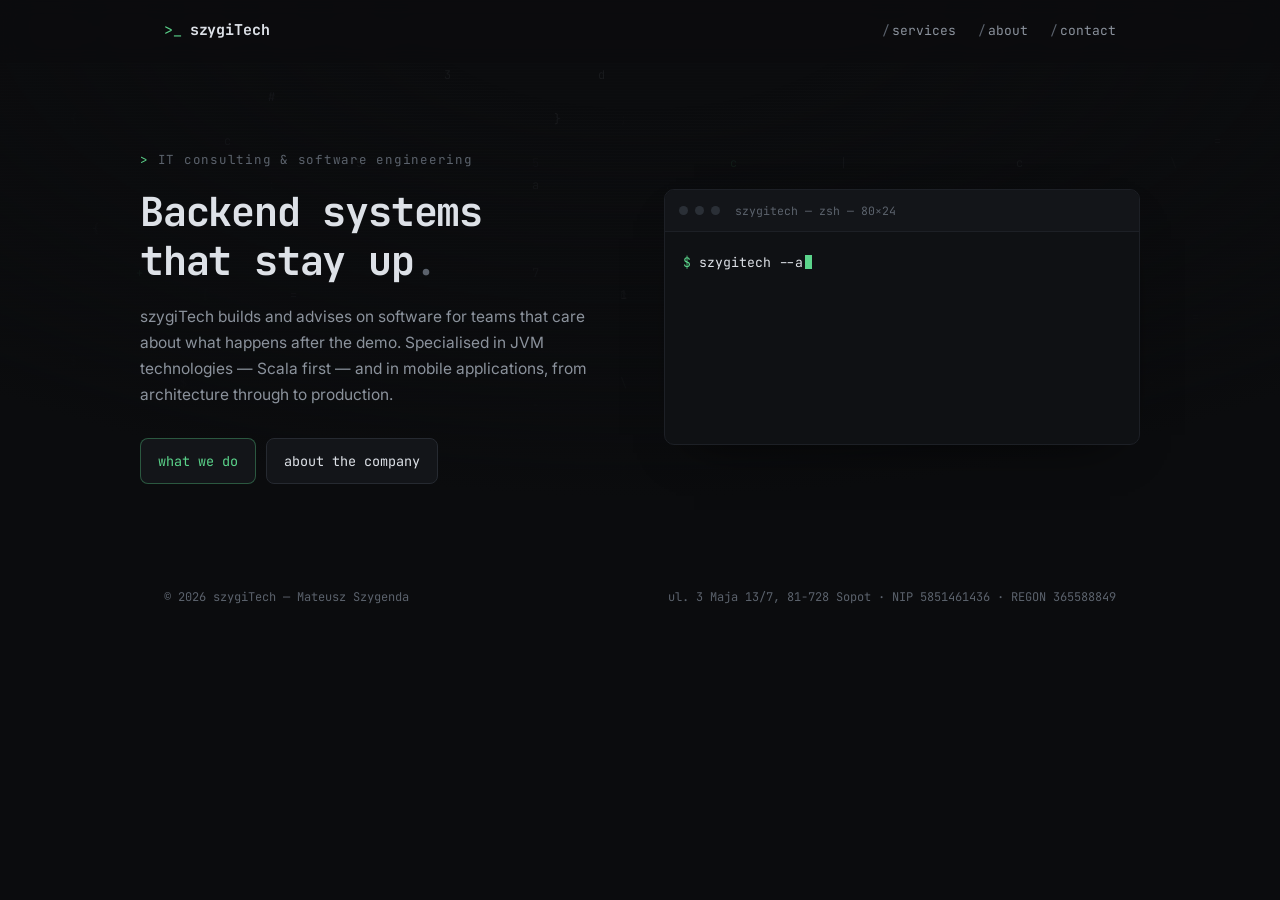
<file: index.html>
<!DOCTYPE html>
<html lang="en">
<head>
<meta charset="utf-8">
<meta name="viewport" content="width=device-width, initial-scale=1">
<title>szygiTech — IT consulting &amp; software engineering</title>
<meta name="description" content="szygiTech — IT consulting and custom software development. Specialised in JVM technologies, Scala, distributed systems and mobile applications.">
<meta name="theme-color" content="#0b0c0e">
<link rel="canonical" href="https://szygitech.eu/">
<meta property="og:type" content="website">
<meta property="og:title" content="szygiTech — IT consulting &amp; software engineering">
<meta property="og:description" content="szygiTech — IT consulting and custom software development. Specialised in JVM technologies, Scala, distributed systems and mobile applications.">
<meta property="og:url" content="https://szygitech.eu/">
<link rel="icon" href="data:image/svg+xml,<svg xmlns='http://www.w3.org/2000/svg' viewBox='0 0 100 100'><rect width='100' height='100' rx='20' fill='%230b0c0e'/><text x='24' y='68' font-size='46' font-family='monospace' font-weight='700' fill='%235bd48b'>&gt;_</text></svg>">
<link rel="preconnect" href="https://fonts.googleapis.com">
<link rel="preconnect" href="https://fonts.gstatic.com" crossorigin>
<link href="https://fonts.googleapis.com/css2?family=Inter:wght@400;500;600&family=JetBrains+Mono:wght@400;500;700&display=swap" rel="stylesheet">
<link rel="stylesheet" href="assets/style.css">
</head>
<body>

<canvas id="glyphs" aria-hidden="true"></canvas>
<div class="scan" aria-hidden="true"></div>
<div class="fade" aria-hidden="true"></div>

<header id="hdr">
  <div class="wrap bar">
    <a class="logo" href="index.html"><i>&gt;_</i>szygiTech</a>
    <nav>
      <a href="services/index.html">services</a>
      <a href="about/index.html">about</a>
      <a href="contact/index.html">contact</a>
    </nav>
  </div>
</header>

<main id="top">

  <section class="hero wrap">
    <div>
      <p class="kicker"><b>&gt;</b> IT consulting &amp; software engineering</p>
      <h1>Backend systems<br>that stay up<span class="m">.</span></h1>
      <p class="lead">
        szygiTech builds and advises on software for teams that care about what happens
        after the demo. Specialised in JVM technologies — Scala first — and in mobile
        applications, from architecture through to production.
      </p>
      <div class="cta">
        <a class="btn key" href="services/index.html">what we do</a>
        <a class="btn" href="about/index.html">about the company</a>
      </div>
    </div>

    <div class="term" aria-hidden="true">
      <div class="tb"><i></i><i></i><i></i><span>szygitech — zsh — 80×24</span></div>
      <div class="body" id="tbody"></div>
    </div>
  </section>

</main>

<footer>
  <div class="wrap foot">
    <p>© <span id="yr">2026</span> szygiTech — Mateusz Szygenda</p>
    <p>ul. 3 Maja 13/7, 81-728 Sopot · NIP 5851461436 · REGON 365588849</p>
  </div>
</footer>

<script src="assets/app.js"></script>
</body>
</html>
</file>
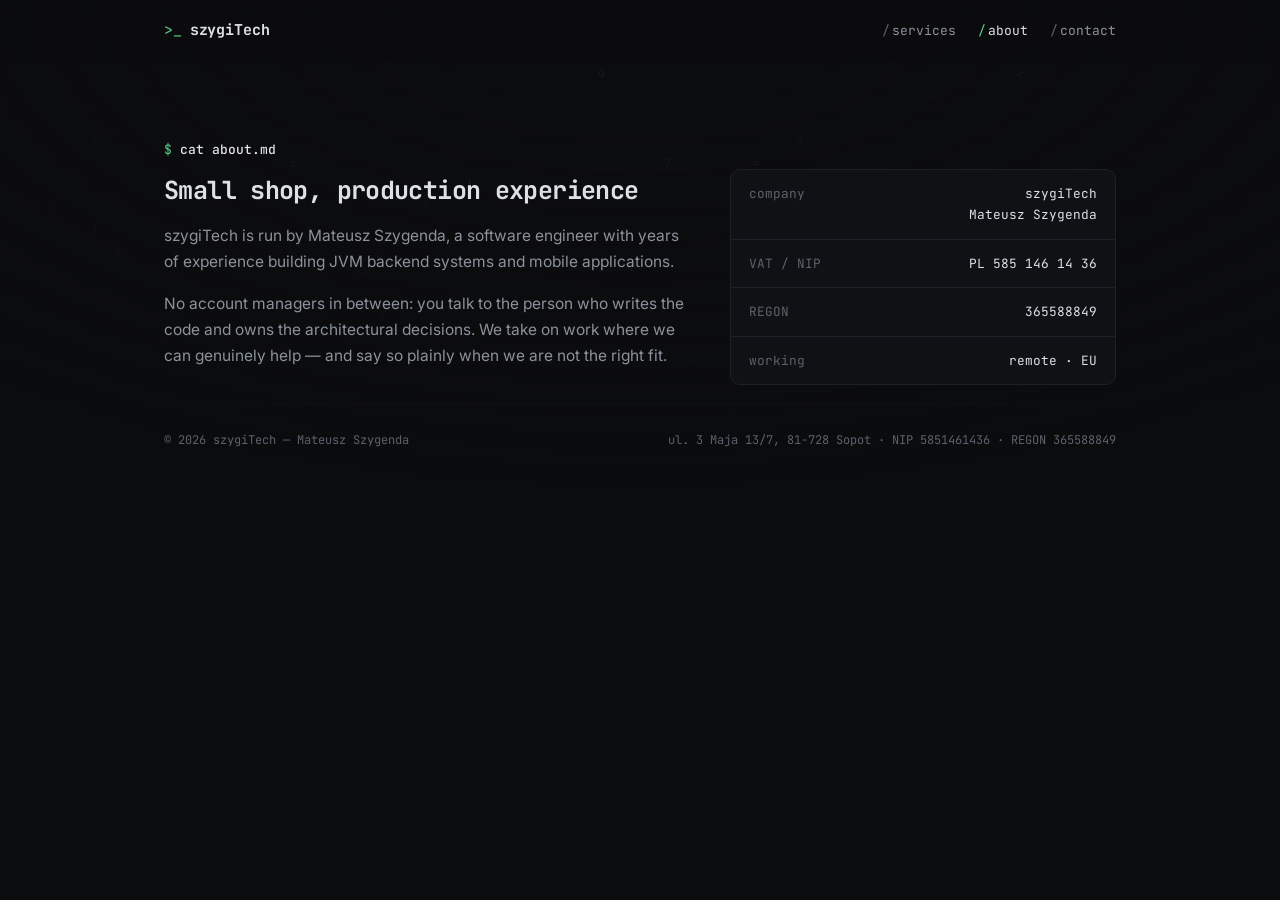
<file: about/index.html>
<!DOCTYPE html>
<html lang="en">
<head>
<meta charset="utf-8">
<meta name="viewport" content="width=device-width, initial-scale=1">
<title>About — szygiTech</title>
<meta name="description" content="szygiTech is run by Mateusz Szygenda — JVM backend and mobile engineering, based in Sopot, Poland.">
<meta name="theme-color" content="#0b0c0e">
<link rel="canonical" href="https://szygitech.eu/about/">
<meta property="og:type" content="website">
<meta property="og:title" content="About — szygiTech">
<meta property="og:description" content="szygiTech is run by Mateusz Szygenda — JVM backend and mobile engineering, based in Sopot, Poland.">
<meta property="og:url" content="https://szygitech.eu/about/">
<link rel="icon" href="data:image/svg+xml,<svg xmlns='http://www.w3.org/2000/svg' viewBox='0 0 100 100'><rect width='100' height='100' rx='20' fill='%230b0c0e'/><text x='24' y='68' font-size='46' font-family='monospace' font-weight='700' fill='%235bd48b'>&gt;_</text></svg>">
<link rel="preconnect" href="https://fonts.googleapis.com">
<link rel="preconnect" href="https://fonts.gstatic.com" crossorigin>
<link href="https://fonts.googleapis.com/css2?family=Inter:wght@400;500;600&family=JetBrains+Mono:wght@400;500;700&display=swap" rel="stylesheet">
<link rel="stylesheet" href="../assets/style.css">
</head>
<body>

<canvas id="glyphs" aria-hidden="true"></canvas>
<div class="scan" aria-hidden="true"></div>
<div class="fade" aria-hidden="true"></div>

<header id="hdr">
  <div class="wrap bar">
    <a class="logo" href="../index.html"><i>&gt;_</i>szygiTech</a>
    <nav>
      <a href="../services/index.html">services</a>
      <a href="../about/index.html" aria-current="page">about</a>
      <a href="../contact/index.html">contact</a>
    </nav>
  </div>
</header>

<main id="top">

  <section class="wrap page reveal">
    <p class="shead"><b>$</b><span>cat about.md</span></p>
    <div class="split">
      <div>
        <h2>Small shop, production experience</h2>
        <p class="sub" style="margin-bottom:16px">
          szygiTech is run by Mateusz Szygenda, a software engineer with years of experience
          building JVM backend systems and mobile applications.
        </p>
        <p class="sub">
          No account managers in between: you talk to the person who writes the code and owns
          the architectural decisions. We take on work where we can genuinely help — and say so
          plainly when we are not the right fit.
        </p>
      </div>
      <div class="meta">
        <div><i>company</i><b>szygiTech<br>Mateusz Szygenda</b></div>
        <div><i>VAT / NIP</i><b>PL 585 146 14 36</b></div>
        <div><i>REGON</i><b>365588849</b></div>
        <div><i>working</i><b>remote · EU</b></div>
      </div>
    </div>
  </section>

</main>

<footer>
  <div class="wrap foot">
    <p>© <span id="yr">2026</span> szygiTech — Mateusz Szygenda</p>
    <p>ul. 3 Maja 13/7, 81-728 Sopot · NIP 5851461436 · REGON 365588849</p>
  </div>
</footer>

<script src="../assets/app.js"></script>
</body>
</html>
</file>
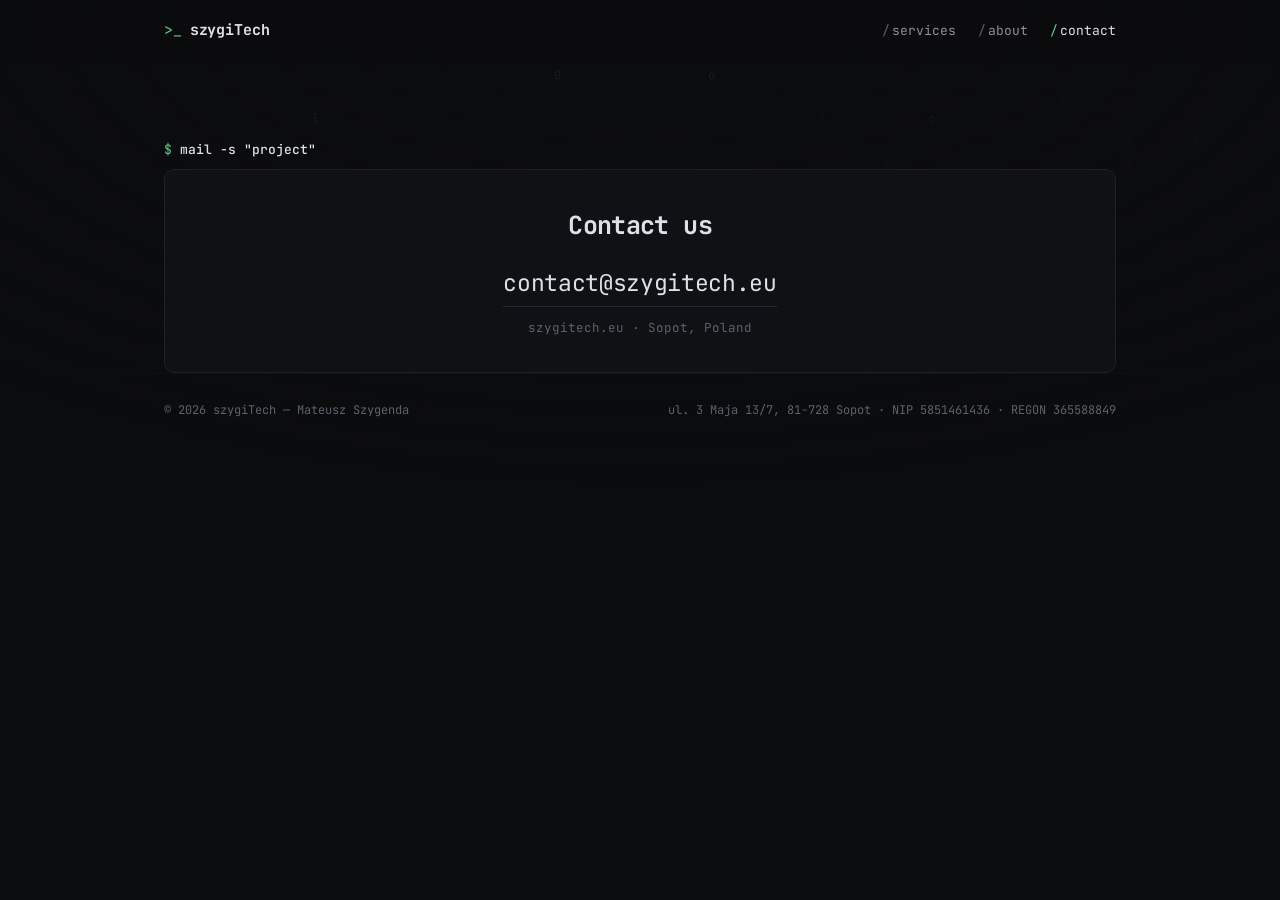
<file: contact/index.html>
<!DOCTYPE html>
<html lang="en">
<head>
<meta charset="utf-8">
<meta name="viewport" content="width=device-width, initial-scale=1">
<title>Contact — szygiTech</title>
<meta name="description" content="Get in touch with szygiTech — contact@szygitech.eu, Sopot, Poland.">
<meta name="theme-color" content="#0b0c0e">
<link rel="canonical" href="https://szygitech.eu/contact/">
<meta property="og:type" content="website">
<meta property="og:title" content="Contact — szygiTech">
<meta property="og:description" content="Get in touch with szygiTech — contact@szygitech.eu, Sopot, Poland.">
<meta property="og:url" content="https://szygitech.eu/contact/">
<link rel="icon" href="data:image/svg+xml,<svg xmlns='http://www.w3.org/2000/svg' viewBox='0 0 100 100'><rect width='100' height='100' rx='20' fill='%230b0c0e'/><text x='24' y='68' font-size='46' font-family='monospace' font-weight='700' fill='%235bd48b'>&gt;_</text></svg>">
<link rel="preconnect" href="https://fonts.googleapis.com">
<link rel="preconnect" href="https://fonts.gstatic.com" crossorigin>
<link href="https://fonts.googleapis.com/css2?family=Inter:wght@400;500;600&family=JetBrains+Mono:wght@400;500;700&display=swap" rel="stylesheet">
<link rel="stylesheet" href="../assets/style.css">
</head>
<body>

<canvas id="glyphs" aria-hidden="true"></canvas>
<div class="scan" aria-hidden="true"></div>
<div class="fade" aria-hidden="true"></div>

<header id="hdr">
  <div class="wrap bar">
    <a class="logo" href="../index.html"><i>&gt;_</i>szygiTech</a>
    <nav>
      <a href="../services/index.html">services</a>
      <a href="../about/index.html">about</a>
      <a href="../contact/index.html" aria-current="page">contact</a>
    </nav>
  </div>
</header>

<main id="top">
  <section class="wrap page contact reveal">
    <p class="shead"><b>$</b><span>mail -s "project"</span></p>
    <div class="box">
      <h2 style="margin-bottom:14px">Contact us</h2>
      <a class="mail" href="mailto:contact@szygitech.eu">contact@szygitech.eu</a>
      <p class="note">szygitech.eu · Sopot, Poland</p>
    </div>
  </section>

</main>

<footer>
  <div class="wrap foot">
    <p>© <span id="yr">2026</span> szygiTech — Mateusz Szygenda</p>
    <p>ul. 3 Maja 13/7, 81-728 Sopot · NIP 5851461436 · REGON 365588849</p>
  </div>
</footer>

<script src="../assets/app.js"></script>
</body>
</html>
</file>
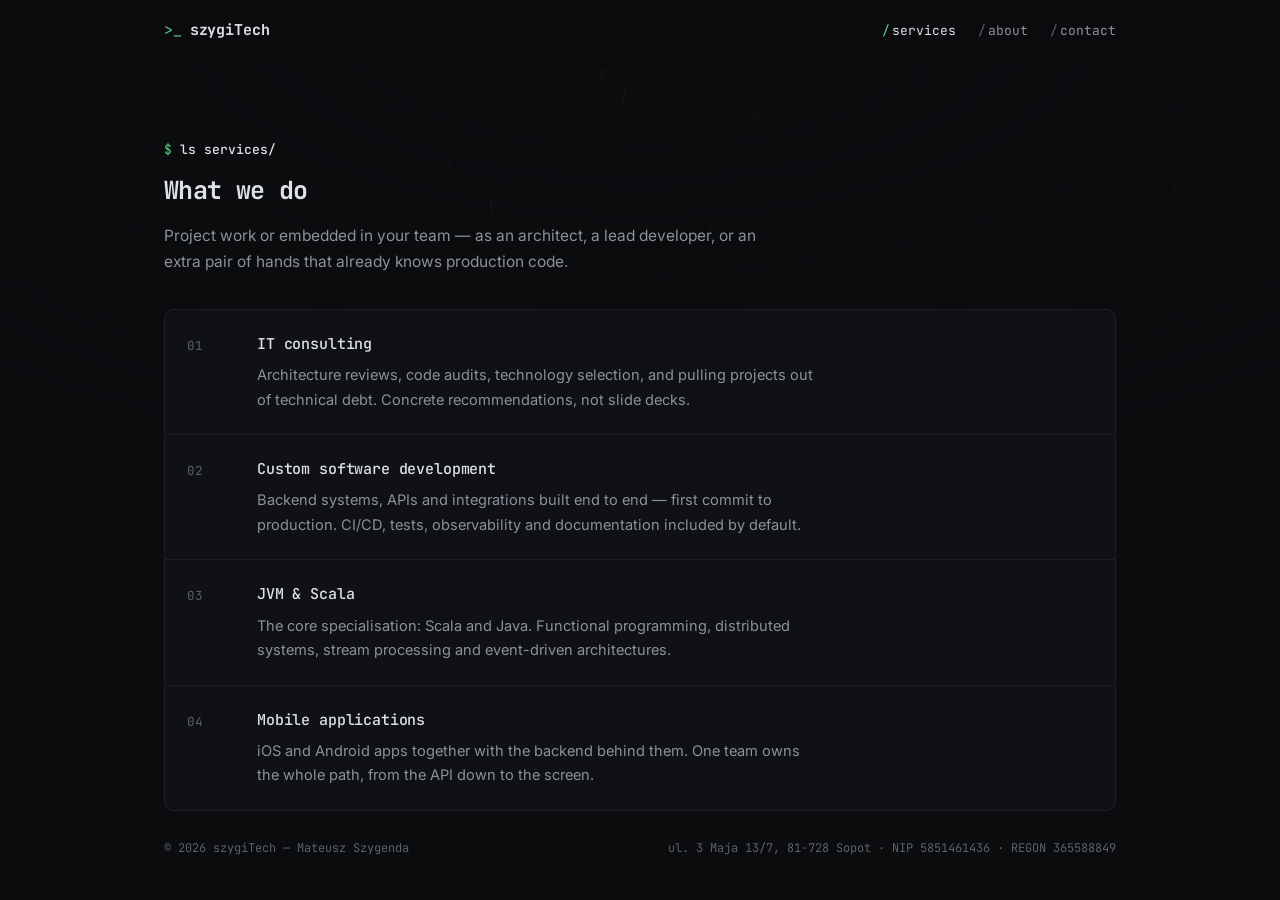
<file: services/index.html>
<!DOCTYPE html>
<html lang="en">
<head>
<meta charset="utf-8">
<meta name="viewport" content="width=device-width, initial-scale=1">
<title>Services — szygiTech</title>
<meta name="description" content="IT consulting, custom software development, JVM &amp; Scala engineering and mobile applications.">
<meta name="theme-color" content="#0b0c0e">
<link rel="canonical" href="https://szygitech.eu/services/">
<meta property="og:type" content="website">
<meta property="og:title" content="Services — szygiTech">
<meta property="og:description" content="IT consulting, custom software development, JVM &amp; Scala engineering and mobile applications.">
<meta property="og:url" content="https://szygitech.eu/services/">
<link rel="icon" href="data:image/svg+xml,<svg xmlns='http://www.w3.org/2000/svg' viewBox='0 0 100 100'><rect width='100' height='100' rx='20' fill='%230b0c0e'/><text x='24' y='68' font-size='46' font-family='monospace' font-weight='700' fill='%235bd48b'>&gt;_</text></svg>">
<link rel="preconnect" href="https://fonts.googleapis.com">
<link rel="preconnect" href="https://fonts.gstatic.com" crossorigin>
<link href="https://fonts.googleapis.com/css2?family=Inter:wght@400;500;600&family=JetBrains+Mono:wght@400;500;700&display=swap" rel="stylesheet">
<link rel="stylesheet" href="../assets/style.css">
</head>
<body>

<canvas id="glyphs" aria-hidden="true"></canvas>
<div class="scan" aria-hidden="true"></div>
<div class="fade" aria-hidden="true"></div>

<header id="hdr">
  <div class="wrap bar">
    <a class="logo" href="../index.html"><i>&gt;_</i>szygiTech</a>
    <nav>
      <a href="../services/index.html" aria-current="page">services</a>
      <a href="../about/index.html">about</a>
      <a href="../contact/index.html">contact</a>
    </nav>
  </div>
</header>

<main id="top">

  <section class="wrap page reveal">
    <p class="shead"><b>$</b><span>ls services/</span></p>
    <h2>What we do</h2>
    <p class="sub">Project work or embedded in your team — as an architect, a lead developer, or an extra pair of hands that already knows production code.</p>
    <div class="rows">

      <div class="row">
        <div class="n">01</div>
        <div>
          <h3>IT consulting</h3>
          <p>Architecture reviews, code audits, technology selection, and pulling projects out of technical debt. Concrete recommendations, not slide decks.</p>
        </div>
      </div>

      <div class="row">
        <div class="n">02</div>
        <div>
          <h3>Custom software development</h3>
          <p>Backend systems, APIs and integrations built end to end — first commit to production. CI/CD, tests, observability and documentation included by default.</p>
        </div>
      </div>

      <div class="row">
        <div class="n">03</div>
        <div>
          <h3>JVM &amp; Scala</h3>
          <p>The core specialisation: Scala and Java. Functional programming, distributed systems, stream processing and event-driven architectures.</p>
        </div>
      </div>

      <div class="row">
        <div class="n">04</div>
        <div>
          <h3>Mobile applications</h3>
          <p>iOS and Android apps together with the backend behind them. One team owns the whole path, from the API down to the screen.</p>
        </div>
      </div>

    </div>
  </section>

</main>

<footer>
  <div class="wrap foot">
    <p>© <span id="yr">2026</span> szygiTech — Mateusz Szygenda</p>
    <p>ul. 3 Maja 13/7, 81-728 Sopot · NIP 5851461436 · REGON 365588849</p>
  </div>
</footer>

<script src="../assets/app.js"></script>
</body>
</html>
</file>
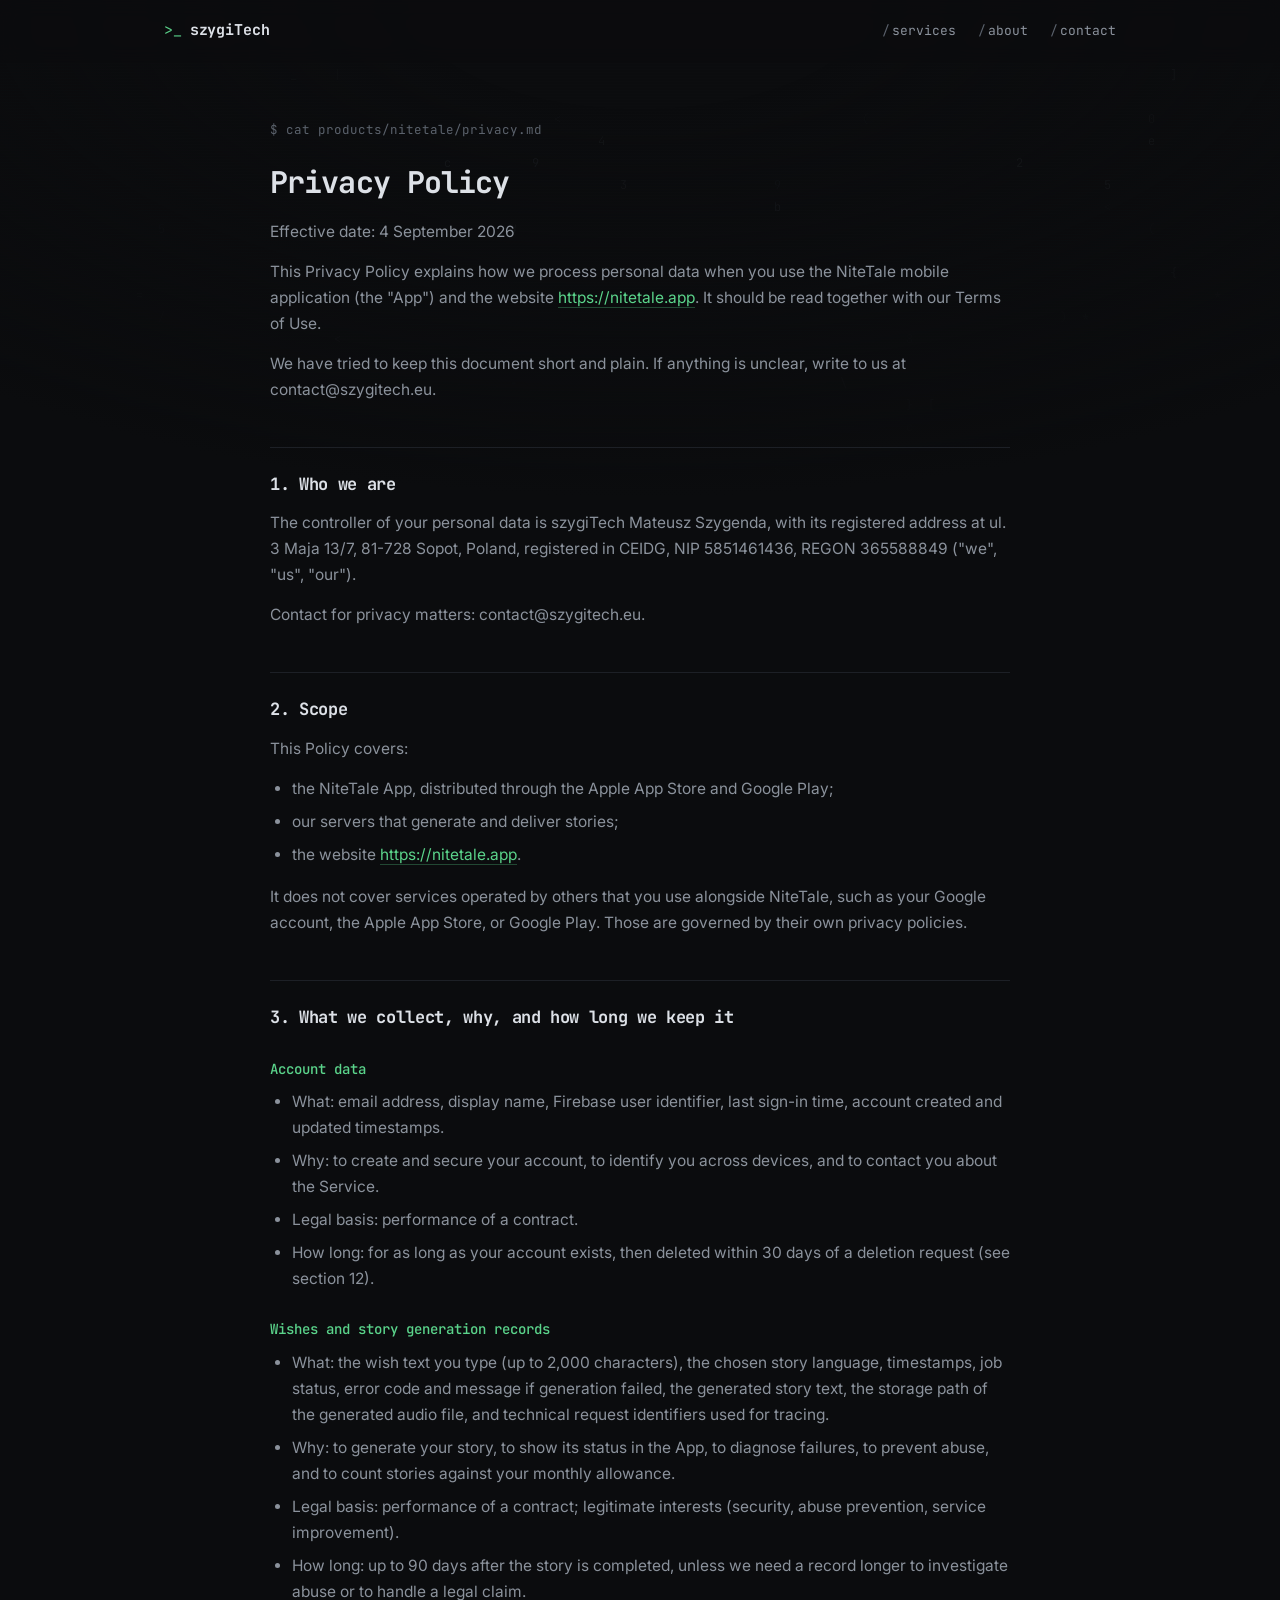
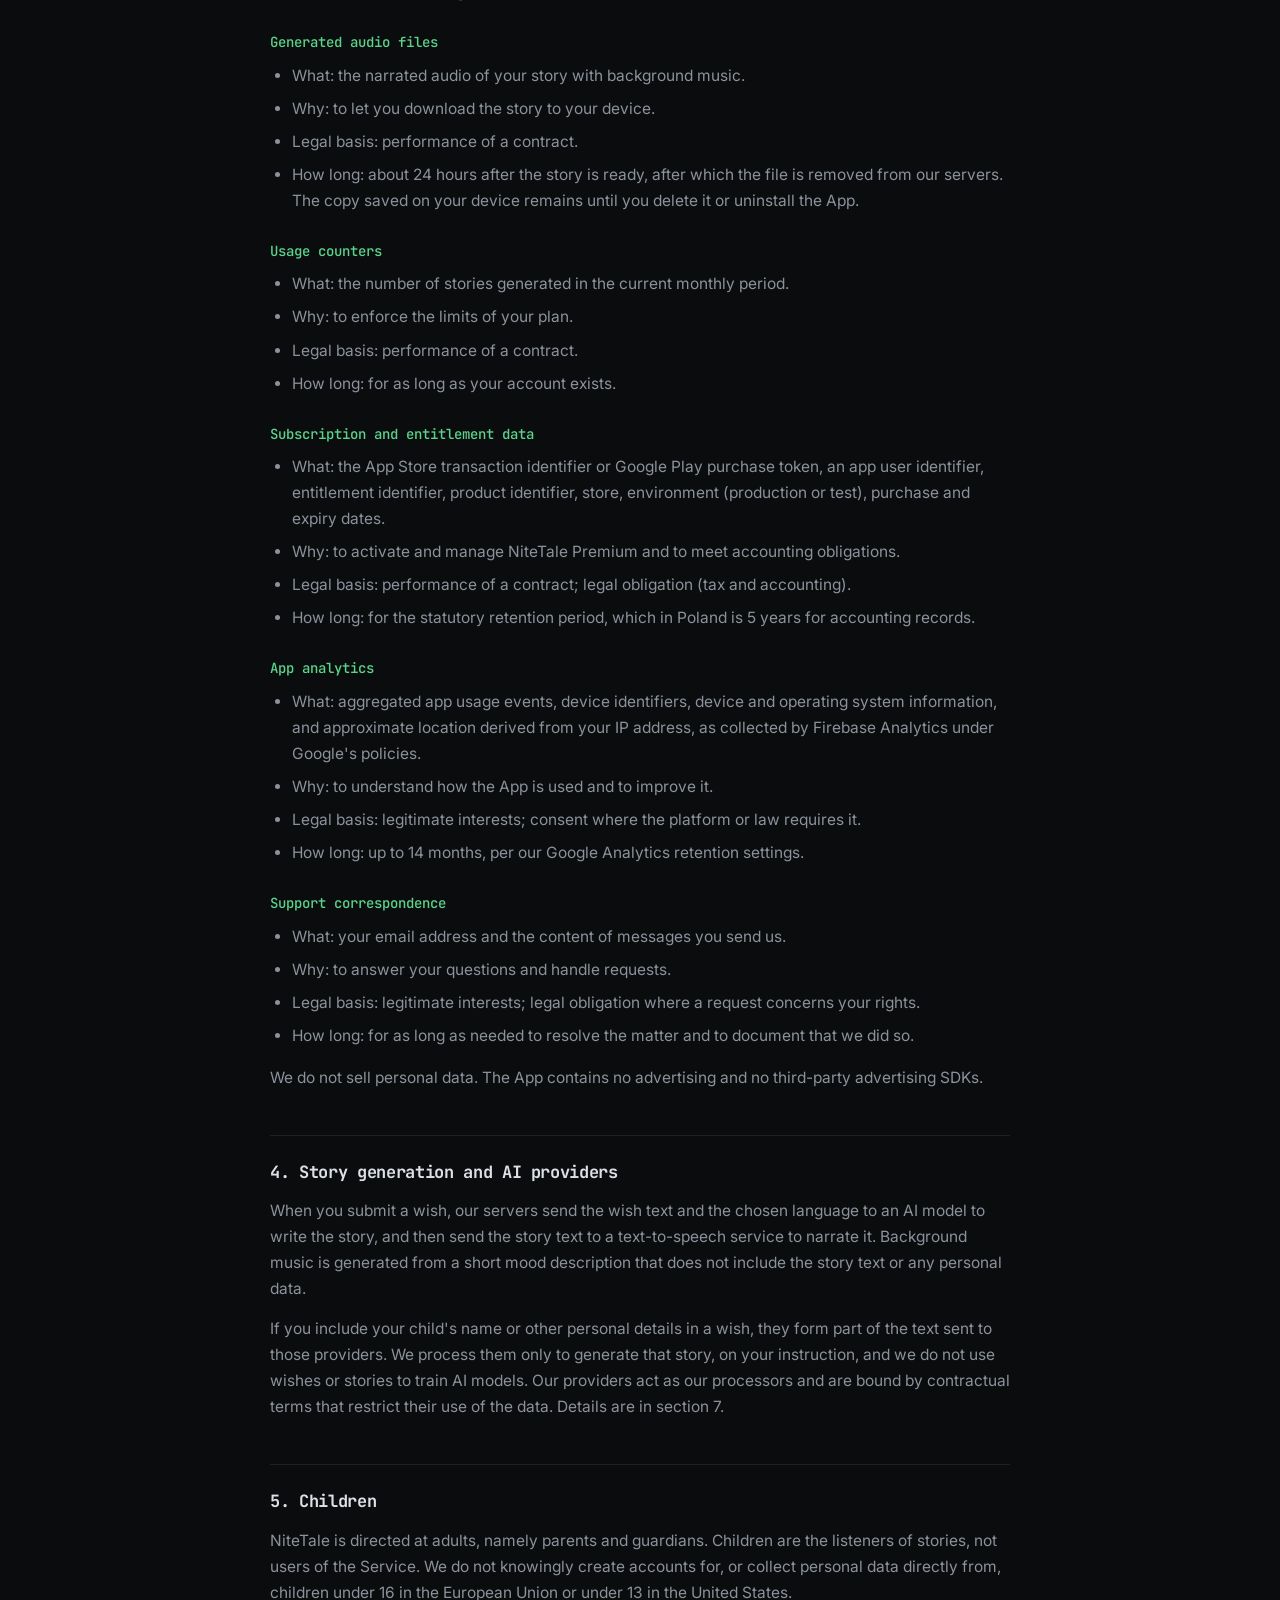
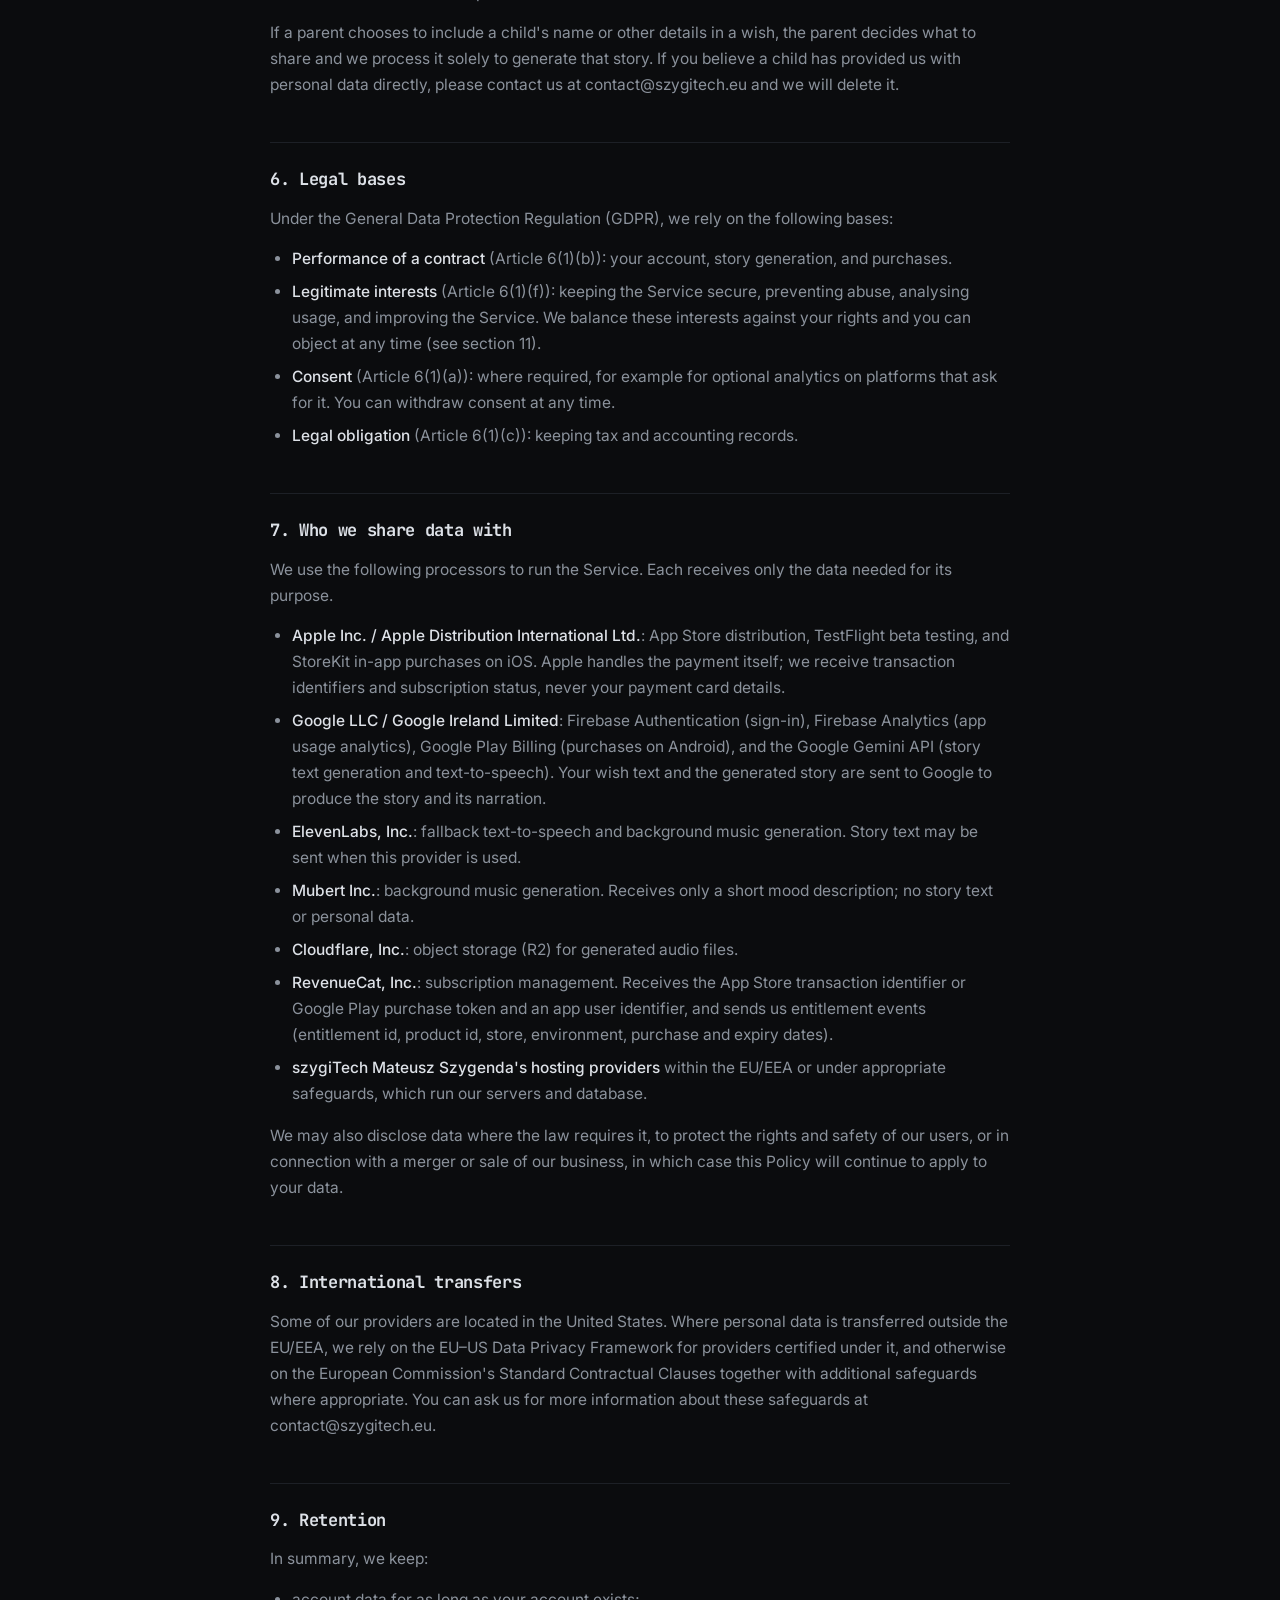
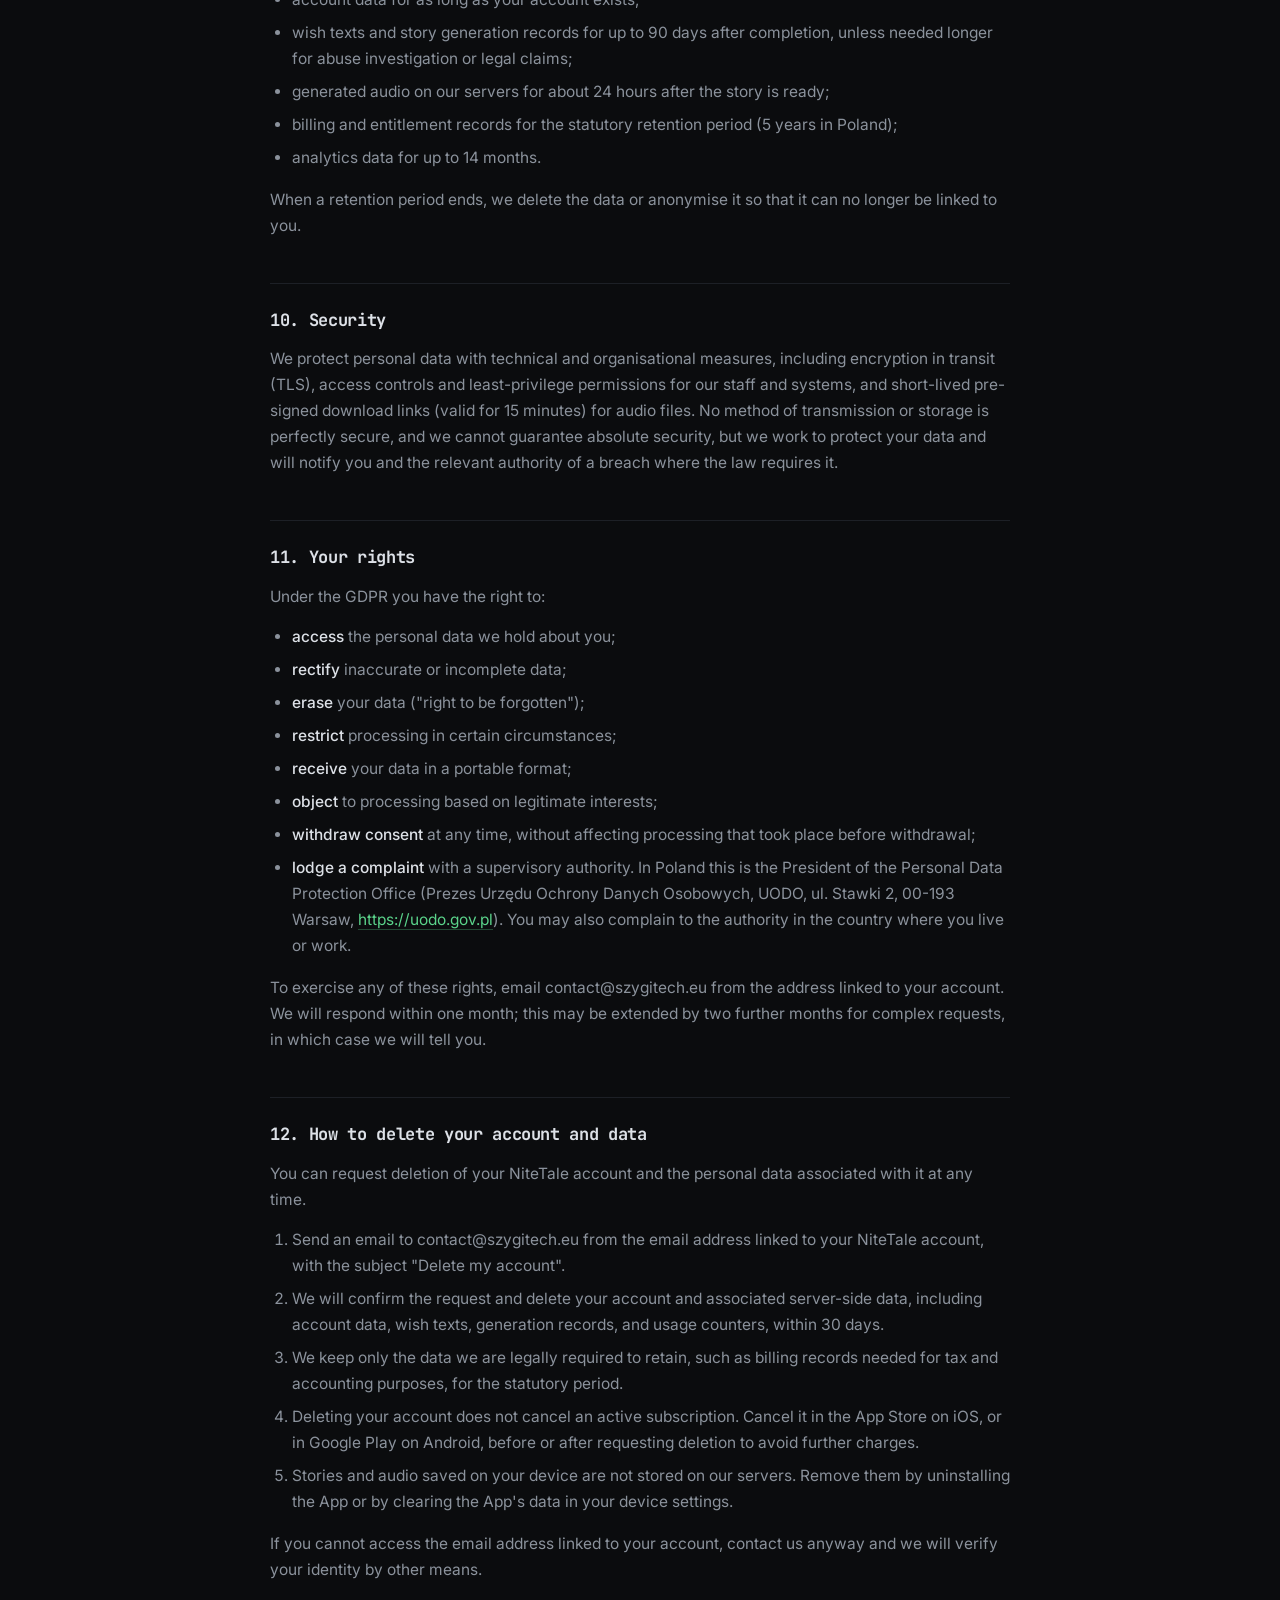
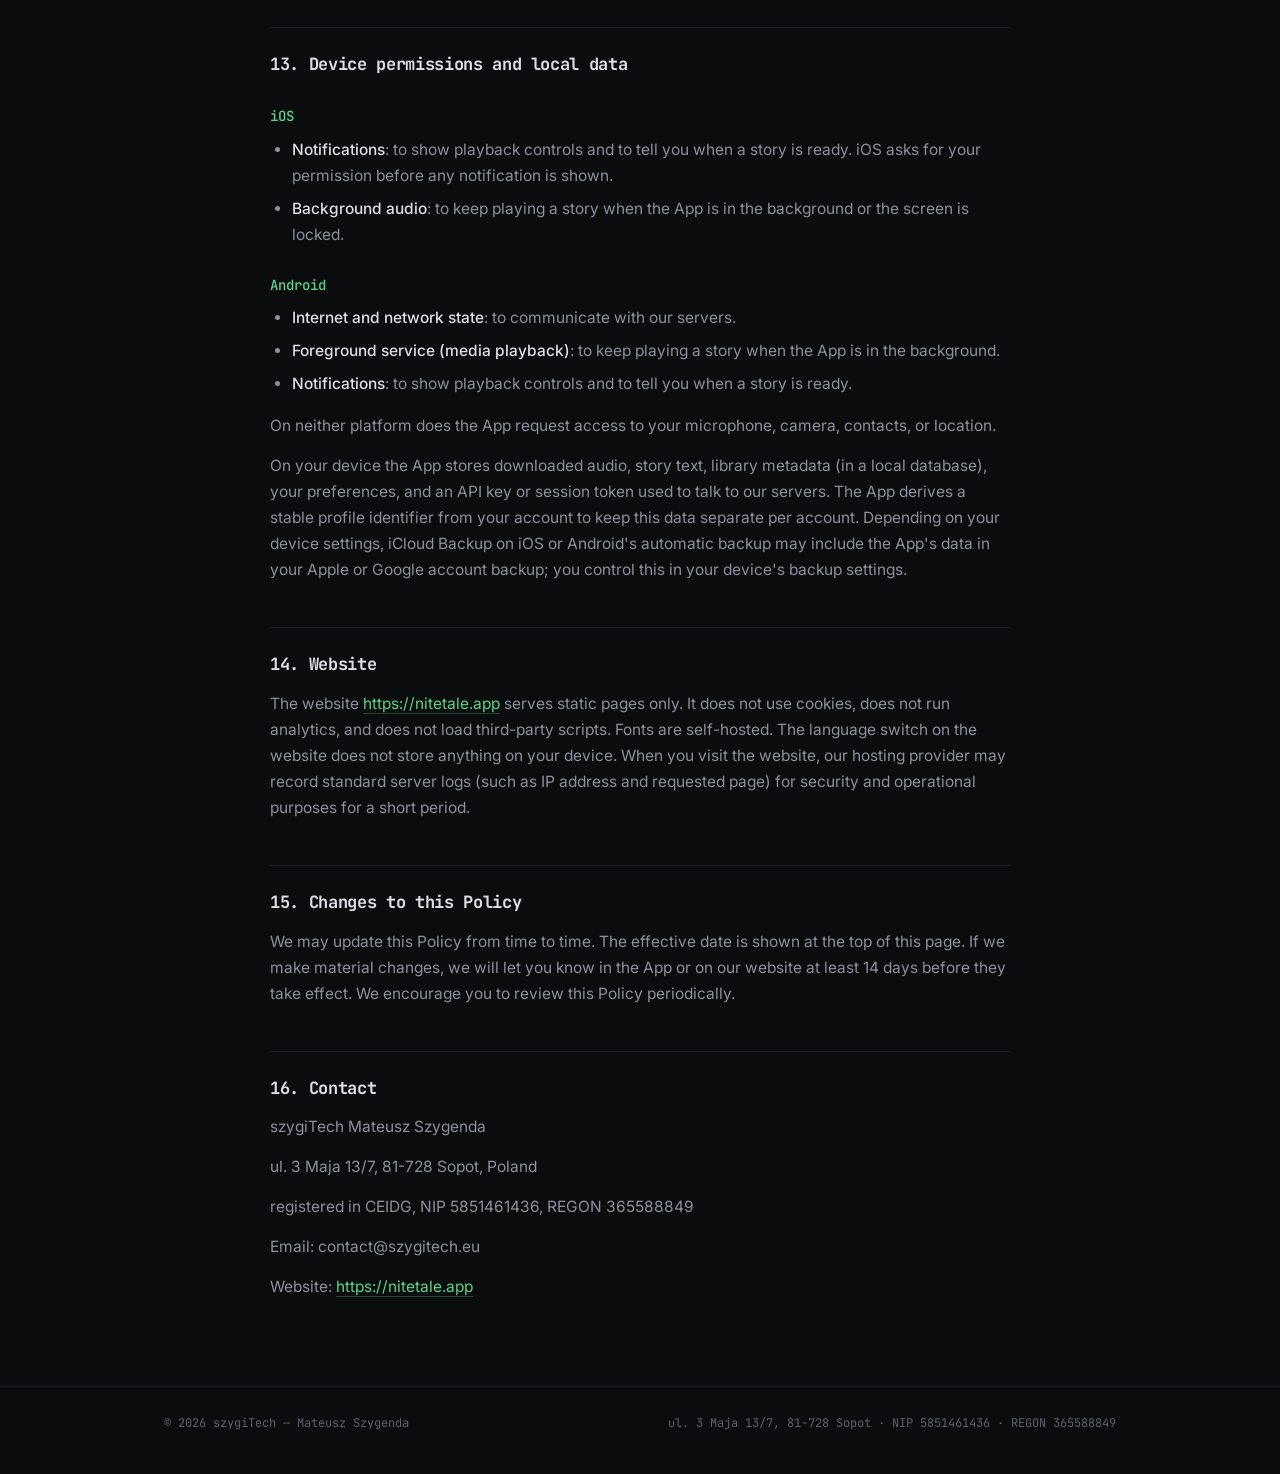
<file: products/nitetale/privacy.html>
<!DOCTYPE html>
<html lang="en">
<head>
<meta charset="utf-8">
<meta name="viewport" content="width=device-width, initial-scale=1">
<title>Privacy Policy — NiteTale</title>
<meta name="description" content="How NiteTale collects, uses, shares, and retains personal data, and how you can exercise your rights or delete your account.">
<meta name="theme-color" content="#0b0c0e">
<meta name="robots" content="noindex">
<link rel="icon" href="data:image/svg+xml,<svg xmlns='http://www.w3.org/2000/svg' viewBox='0 0 100 100'><rect width='100' height='100' rx='20' fill='%230b0c0e'/><text x='24' y='68' font-size='46' font-family='monospace' font-weight='700' fill='%235bd48b'>&gt;_</text></svg>">
<link rel="preconnect" href="https://fonts.googleapis.com">
<link rel="preconnect" href="https://fonts.gstatic.com" crossorigin>
<link href="https://fonts.googleapis.com/css2?family=Inter:wght@400;500;600&family=JetBrains+Mono:wght@400;500;700&display=swap" rel="stylesheet">
<link rel="stylesheet" href="../../assets/style.css">
<style>
  .doc{max-width:74ch;padding:56px 0 72px}
  .doc .lede{font-family:var(--mono);font-size:12.5px;color:var(--dim);margin:0 0 24px}
  .doc h1{font-family:var(--mono);font-size:clamp(24px,3.6vw,30px);letter-spacing:-.03em;margin:0 0 18px;font-weight:700}
  .doc h2{font-family:var(--mono);font-size:17px;letter-spacing:-.02em;font-weight:700;
    margin:44px 0 12px;padding-top:22px;border-top:1px solid var(--line)}
  .doc h3{font-family:var(--mono);font-size:14px;font-weight:500;color:var(--accent);margin:26px 0 8px}
  .doc p{color:var(--muted);margin:0 0 14px}
  .doc ul,.doc ol{color:var(--muted);margin:0 0 16px;padding-left:22px}
  .doc li{margin-bottom:7px}
  .doc strong{color:var(--text);font-weight:500}
  .doc a{color:var(--accent);text-decoration:none;border-bottom:1px solid rgba(91,212,139,.3);word-break:break-word}
  .doc a:hover{border-bottom-color:var(--accent)}
</style>
</head>
<body>

<canvas id="glyphs" aria-hidden="true"></canvas>
<div class="scan" aria-hidden="true"></div>
<div class="fade" aria-hidden="true"></div>

<header id="hdr">
  <div class="wrap bar">
    <a class="logo" href="../../index.html"><i>&gt;_</i>szygiTech</a>
    <nav>
      <a href="../../services/index.html">services</a>
      <a href="../../about/index.html">about</a>
      <a href="../../contact/index.html">contact</a>
    </nav>
  </div>
</header>

<main id="top">
  <section class="wrap doc">
    <p class="lede">$ cat products/nitetale/privacy.md</p>
    <h1>Privacy Policy</h1>
<p>Effective date: 4 September 2026</p>
<p>This Privacy Policy explains how we process personal data when you use the NiteTale mobile application (the "App") and the website <a href="https://nitetale.app">https://nitetale.app</a>. It should be read together with our Terms of Use.</p>
<p>We have tried to keep this document short and plain. If anything is unclear, write to us at contact@szygitech.eu.</p>
<h2>1. Who we are</h2>
<p>The controller of your personal data is szygiTech Mateusz Szygenda, with its registered address at ul. 3 Maja 13/7, 81-728 Sopot, Poland, registered in CEIDG, NIP 5851461436, REGON 365588849 ("we", "us", "our").</p>
<p>Contact for privacy matters: contact@szygitech.eu.</p>
<h2>2. Scope</h2>
<p>This Policy covers:</p>
<ul>
  <li>the NiteTale App, distributed through the Apple App Store and Google Play;</li>
  <li>our servers that generate and deliver stories;</li>
  <li>the website <a href="https://nitetale.app">https://nitetale.app</a>.</li>
</ul>
<p>It does not cover services operated by others that you use alongside NiteTale, such as your Google account, the Apple App Store, or Google Play. Those are governed by their own privacy policies.</p>
<h2>3. What we collect, why, and how long we keep it</h2>
<h3>Account data</h3>
<ul>
  <li>What: email address, display name, Firebase user identifier, last sign-in time, account created and updated timestamps.</li>
  <li>Why: to create and secure your account, to identify you across devices, and to contact you about the Service.</li>
  <li>Legal basis: performance of a contract.</li>
  <li>How long: for as long as your account exists, then deleted within 30 days of a deletion request (see section 12).</li>
</ul>
<h3>Wishes and story generation records</h3>
<ul>
  <li>What: the wish text you type (up to 2,000 characters), the chosen story language, timestamps, job status, error code and message if generation failed, the generated story text, the storage path of the generated audio file, and technical request identifiers used for tracing.</li>
  <li>Why: to generate your story, to show its status in the App, to diagnose failures, to prevent abuse, and to count stories against your monthly allowance.</li>
  <li>Legal basis: performance of a contract; legitimate interests (security, abuse prevention, service improvement).</li>
  <li>How long: up to 90 days after the story is completed, unless we need a record longer to investigate abuse or to handle a legal claim.</li>
</ul>
<h3>Generated audio files</h3>
<ul>
  <li>What: the narrated audio of your story with background music.</li>
  <li>Why: to let you download the story to your device.</li>
  <li>Legal basis: performance of a contract.</li>
  <li>How long: about 24 hours after the story is ready, after which the file is removed from our servers. The copy saved on your device remains until you delete it or uninstall the App.</li>
</ul>
<h3>Usage counters</h3>
<ul>
  <li>What: the number of stories generated in the current monthly period.</li>
  <li>Why: to enforce the limits of your plan.</li>
  <li>Legal basis: performance of a contract.</li>
  <li>How long: for as long as your account exists.</li>
</ul>
<h3>Subscription and entitlement data</h3>
<ul>
  <li>What: the App Store transaction identifier or Google Play purchase token, an app user identifier, entitlement identifier, product identifier, store, environment (production or test), purchase and expiry dates.</li>
  <li>Why: to activate and manage NiteTale Premium and to meet accounting obligations.</li>
  <li>Legal basis: performance of a contract; legal obligation (tax and accounting).</li>
  <li>How long: for the statutory retention period, which in Poland is 5 years for accounting records.</li>
</ul>
<h3>App analytics</h3>
<ul>
  <li>What: aggregated app usage events, device identifiers, device and operating system information, and approximate location derived from your IP address, as collected by Firebase Analytics under Google's policies.</li>
  <li>Why: to understand how the App is used and to improve it.</li>
  <li>Legal basis: legitimate interests; consent where the platform or law requires it.</li>
  <li>How long: up to 14 months, per our Google Analytics retention settings.</li>
</ul>
<h3>Support correspondence</h3>
<ul>
  <li>What: your email address and the content of messages you send us.</li>
  <li>Why: to answer your questions and handle requests.</li>
  <li>Legal basis: legitimate interests; legal obligation where a request concerns your rights.</li>
  <li>How long: for as long as needed to resolve the matter and to document that we did so.</li>
</ul>
<p>We do not sell personal data. The App contains no advertising and no third-party advertising SDKs.</p>
<h2>4. Story generation and AI providers</h2>
<p>When you submit a wish, our servers send the wish text and the chosen language to an AI model to write the story, and then send the story text to a text-to-speech service to narrate it. Background music is generated from a short mood description that does not include the story text or any personal data.</p>
<p>If you include your child's name or other personal details in a wish, they form part of the text sent to those providers. We process them only to generate that story, on your instruction, and we do not use wishes or stories to train AI models. Our providers act as our processors and are bound by contractual terms that restrict their use of the data. Details are in section 7.</p>
<h2>5. Children</h2>
<p>NiteTale is directed at adults, namely parents and guardians. Children are the listeners of stories, not users of the Service. We do not knowingly create accounts for, or collect personal data directly from, children under 16 in the European Union or under 13 in the United States.</p>
<p>If a parent chooses to include a child's name or other details in a wish, the parent decides what to share and we process it solely to generate that story. If you believe a child has provided us with personal data directly, please contact us at contact@szygitech.eu and we will delete it.</p>
<h2>6. Legal bases</h2>
<p>Under the General Data Protection Regulation (GDPR), we rely on the following bases:</p>
<ul>
  <li><strong>Performance of a contract</strong> (Article 6(1)(b)): your account, story generation, and purchases.</li>
  <li><strong>Legitimate interests</strong> (Article 6(1)(f)): keeping the Service secure, preventing abuse, analysing usage, and improving the Service. We balance these interests against your rights and you can object at any time (see section 11).</li>
  <li><strong>Consent</strong> (Article 6(1)(a)): where required, for example for optional analytics on platforms that ask for it. You can withdraw consent at any time.</li>
  <li><strong>Legal obligation</strong> (Article 6(1)(c)): keeping tax and accounting records.</li>
</ul>
<h2>7. Who we share data with</h2>
<p>We use the following processors to run the Service. Each receives only the data needed for its purpose.</p>
<ul>
  <li><strong>Apple Inc. / Apple Distribution International Ltd.</strong>: App Store distribution, TestFlight beta testing, and StoreKit in-app purchases on iOS. Apple handles the payment itself; we receive transaction identifiers and subscription status, never your payment card details.</li>
  <li><strong>Google LLC / Google Ireland Limited</strong>: Firebase Authentication (sign-in), Firebase Analytics (app usage analytics), Google Play Billing (purchases on Android), and the Google Gemini API (story text generation and text-to-speech). Your wish text and the generated story are sent to Google to produce the story and its narration.</li>
  <li><strong>ElevenLabs, Inc.</strong>: fallback text-to-speech and background music generation. Story text may be sent when this provider is used.</li>
  <li><strong>Mubert Inc.</strong>: background music generation. Receives only a short mood description; no story text or personal data.</li>
  <li><strong>Cloudflare, Inc.</strong>: object storage (R2) for generated audio files.</li>
  <li><strong>RevenueCat, Inc.</strong>: subscription management. Receives the App Store transaction identifier or Google Play purchase token and an app user identifier, and sends us entitlement events (entitlement id, product id, store, environment, purchase and expiry dates).</li>
  <li><strong>szygiTech Mateusz Szygenda's hosting providers</strong> within the EU/EEA or under appropriate safeguards, which run our servers and database.</li>
</ul>
<p>We may also disclose data where the law requires it, to protect the rights and safety of our users, or in connection with a merger or sale of our business, in which case this Policy will continue to apply to your data.</p>
<h2>8. International transfers</h2>
<p>Some of our providers are located in the United States. Where personal data is transferred outside the EU/EEA, we rely on the EU–US Data Privacy Framework for providers certified under it, and otherwise on the European Commission's Standard Contractual Clauses together with additional safeguards where appropriate. You can ask us for more information about these safeguards at contact@szygitech.eu.</p>
<h2>9. Retention</h2>
<p>In summary, we keep:</p>
<ul>
  <li>account data for as long as your account exists;</li>
  <li>wish texts and story generation records for up to 90 days after completion, unless needed longer for abuse investigation or legal claims;</li>
  <li>generated audio on our servers for about 24 hours after the story is ready;</li>
  <li>billing and entitlement records for the statutory retention period (5 years in Poland);</li>
  <li>analytics data for up to 14 months.</li>
</ul>
<p>When a retention period ends, we delete the data or anonymise it so that it can no longer be linked to you.</p>
<h2>10. Security</h2>
<p>We protect personal data with technical and organisational measures, including encryption in transit (TLS), access controls and least-privilege permissions for our staff and systems, and short-lived pre-signed download links (valid for 15 minutes) for audio files. No method of transmission or storage is perfectly secure, and we cannot guarantee absolute security, but we work to protect your data and will notify you and the relevant authority of a breach where the law requires it.</p>
<h2>11. Your rights</h2>
<p>Under the GDPR you have the right to:</p>
<ul>
  <li><strong>access</strong> the personal data we hold about you;</li>
  <li><strong>rectify</strong> inaccurate or incomplete data;</li>
  <li><strong>erase</strong> your data ("right to be forgotten");</li>
  <li><strong>restrict</strong> processing in certain circumstances;</li>
  <li><strong>receive</strong> your data in a portable format;</li>
  <li><strong>object</strong> to processing based on legitimate interests;</li>
  <li><strong>withdraw consent</strong> at any time, without affecting processing that took place before withdrawal;</li>
  <li><strong>lodge a complaint</strong> with a supervisory authority. In Poland this is the President of the Personal Data Protection Office (Prezes Urzędu Ochrony Danych Osobowych, UODO, ul. Stawki 2, 00-193 Warsaw, <a href="https://uodo.gov.pl">https://uodo.gov.pl</a>). You may also complain to the authority in the country where you live or work.</li>
</ul>
<p>To exercise any of these rights, email contact@szygitech.eu from the address linked to your account. We will respond within one month; this may be extended by two further months for complex requests, in which case we will tell you.</p>
<h2>12. How to delete your account and data</h2>
<p>You can request deletion of your NiteTale account and the personal data associated with it at any time.</p>
<ol>
  <li>Send an email to contact@szygitech.eu from the email address linked to your NiteTale account, with the subject "Delete my account".</li>
  <li>We will confirm the request and delete your account and associated server-side data, including account data, wish texts, generation records, and usage counters, within 30 days.</li>
  <li>We keep only the data we are legally required to retain, such as billing records needed for tax and accounting purposes, for the statutory period.</li>
  <li>Deleting your account does not cancel an active subscription. Cancel it in the App Store on iOS, or in Google Play on Android, before or after requesting deletion to avoid further charges.</li>
  <li>Stories and audio saved on your device are not stored on our servers. Remove them by uninstalling the App or by clearing the App's data in your device settings.</li>
</ol>
<p>If you cannot access the email address linked to your account, contact us anyway and we will verify your identity by other means.</p>
<h2>13. Device permissions and local data</h2>
<h3>iOS</h3>
<ul>
  <li><strong>Notifications</strong>: to show playback controls and to tell you when a story is ready. iOS asks for your permission before any notification is shown.</li>
  <li><strong>Background audio</strong>: to keep playing a story when the App is in the background or the screen is locked.</li>
</ul>
<h3>Android</h3>
<ul>
  <li><strong>Internet and network state</strong>: to communicate with our servers.</li>
  <li><strong>Foreground service (media playback)</strong>: to keep playing a story when the App is in the background.</li>
  <li><strong>Notifications</strong>: to show playback controls and to tell you when a story is ready.</li>
</ul>
<p>On neither platform does the App request access to your microphone, camera, contacts, or location.</p>
<p>On your device the App stores downloaded audio, story text, library metadata (in a local database), your preferences, and an API key or session token used to talk to our servers. The App derives a stable profile identifier from your account to keep this data separate per account. Depending on your device settings, iCloud Backup on iOS or Android's automatic backup may include the App's data in your Apple or Google account backup; you control this in your device's backup settings.</p>
<h2>14. Website</h2>
<p>The website <a href="https://nitetale.app">https://nitetale.app</a> serves static pages only. It does not use cookies, does not run analytics, and does not load third-party scripts. Fonts are self-hosted. The language switch on the website does not store anything on your device. When you visit the website, our hosting provider may record standard server logs (such as IP address and requested page) for security and operational purposes for a short period.</p>
<h2>15. Changes to this Policy</h2>
<p>We may update this Policy from time to time. The effective date is shown at the top of this page. If we make material changes, we will let you know in the App or on our website at least 14 days before they take effect. We encourage you to review this Policy periodically.</p>
<h2>16. Contact</h2>
<p>szygiTech Mateusz Szygenda</p>
<p>ul. 3 Maja 13/7, 81-728 Sopot, Poland</p>
<p>registered in CEIDG, NIP 5851461436, REGON 365588849</p>
<p>Email: contact@szygitech.eu</p>
<p>Website: <a href="https://nitetale.app">https://nitetale.app</a></p>
  </section>
</main>

<footer>
  <div class="wrap foot">
    <p>© <span id="yr">2026</span> szygiTech — Mateusz Szygenda</p>
    <p>ul. 3 Maja 13/7, 81-728 Sopot · NIP 5851461436 · REGON 365588849</p>
  </div>
</footer>

<script src="../../assets/app.js"></script>
</body>
</html>
</file>
<file: assets/style.css>
:root{
  --bg:#0b0c0e;
  --surface:#0f1114;
  --surface2:#131519;
  --line:#1d2026;
  --line2:#262a31;
  --text:#dde1e7;
  --muted:#8b929c;
  --dim:#5b626c;
  --accent:#5bd48b;
  --accent-dim:rgba(91,212,139,.16);
  --mono:"JetBrains Mono",ui-monospace,SFMono-Regular,Menlo,Consolas,monospace;
  --sans:"Inter",-apple-system,BlinkMacSystemFont,"Segoe UI",Roboto,Helvetica,Arial,sans-serif;
  --maxw:1000px;
  --r:10px;
}
*{box-sizing:border-box}
html{scroll-behavior:smooth}
body{
  margin:0;background:var(--bg);color:var(--text);
  font-family:var(--sans);font-size:15.5px;line-height:1.68;
  -webkit-font-smoothing:antialiased;overflow-x:hidden;
}
::selection{background:var(--accent-dim);color:#fff}

/* ---------------- background ---------------- */
#glyphs{position:fixed;inset:0;width:100%;height:100%;z-index:0;pointer-events:none;opacity:.9}
.scan{
  position:fixed;inset:0;z-index:0;pointer-events:none;opacity:.5;
  background:repeating-linear-gradient(180deg,rgba(255,255,255,.014) 0 1px,transparent 1px 3px);
  animation:scan 9s linear infinite;
}
@keyframes scan{to{transform:translateY(3px)}}
.fade{
  position:fixed;inset:0;z-index:0;pointer-events:none;
  background:radial-gradient(90% 60% at 50% 0%,transparent 20%,var(--bg) 92%);
}

.wrap{position:relative;z-index:1;max-width:var(--maxw);margin:0 auto;padding:0 24px}

/* ---------------- header ---------------- */
header{position:sticky;top:0;z-index:20;background:rgba(11,12,14,.82);backdrop-filter:blur(10px);
  border-bottom:1px solid transparent;transition:border-color .25s}
header.stuck{border-bottom-color:var(--line)}
.bar{display:flex;align-items:center;justify-content:space-between;height:62px;gap:16px}
.logo{font-family:var(--mono);font-size:15px;font-weight:700;letter-spacing:-.01em;
  text-decoration:none;color:var(--text);display:flex;align-items:center;gap:8px}
.logo i{color:var(--accent);font-style:normal;font-weight:400}
nav{display:flex;gap:22px;font-family:var(--mono);font-size:13px}
nav a{color:var(--muted);text-decoration:none;transition:color .18s}
nav a::before{content:"/";color:var(--dim);margin-right:2px}
nav a:hover{color:var(--text)}
nav a[aria-current="page"]{color:var(--text)}
nav a[aria-current="page"]::before{color:var(--accent)}
@media(max-width:680px){
  .bar{height:auto;padding:12px 0;flex-direction:column;align-items:flex-start;gap:8px}
  nav{gap:16px;font-size:12.5px}
}

/* ---------------- hero ---------------- */
.hero{display:grid;grid-template-columns:1fr 1fr;gap:48px;align-items:center;padding:86px 0 76px}
@media(max-width:880px){.hero{grid-template-columns:1fr;gap:38px;padding:60px 0 56px}}
.kicker{font-family:var(--mono);font-size:12.5px;color:var(--dim);letter-spacing:.06em;margin:0 0 18px}
.kicker b{color:var(--accent);font-weight:400}
h1{font-family:var(--mono);font-size:clamp(28px,4.4vw,40px);line-height:1.22;letter-spacing:-.03em;
  font-weight:700;margin:0 0 18px}
h1 .m{color:var(--dim);font-weight:400}
.lead{color:var(--muted);margin:0 0 30px;max-width:46ch}
.cta{display:flex;flex-wrap:wrap;gap:10px;font-family:var(--mono);font-size:13.5px}
.btn{display:inline-flex;align-items:center;gap:8px;padding:11px 17px;border-radius:8px;
  text-decoration:none;border:1px solid var(--line2);color:var(--text);background:var(--surface2);
  transition:border-color .2s,background .2s,color .2s}
.btn:hover{border-color:var(--dim);background:#171a1f}
.btn.key{border-color:rgba(91,212,139,.35);color:var(--accent)}
.btn.key:hover{background:var(--accent-dim);border-color:rgba(91,212,139,.55)}

/* ---------------- terminal ---------------- */
.term{border:1px solid var(--line);border-radius:var(--r);background:var(--surface);
  box-shadow:0 20px 50px -30px rgba(0,0,0,.9);overflow:hidden}
.term .tb{display:flex;align-items:center;gap:7px;padding:11px 14px;border-bottom:1px solid var(--line);
  background:var(--surface2)}
.term .tb i{width:9px;height:9px;border-radius:50%;background:#2a2f36;display:block}
.term .tb span{font-family:var(--mono);font-size:11.5px;color:var(--dim);margin-left:8px}
.term .body{padding:18px 18px 20px;font-family:var(--mono);font-size:13.2px;line-height:1.95;min-height:212px}
.term .body .l{white-space:pre-wrap;word-break:break-word}
.term .ps{color:var(--accent)}
.term .cmd{color:var(--text)}
.term .out{color:var(--muted)}
.term .out::before{content:"  "}
.caret{display:inline-block;width:7px;height:14px;background:var(--accent);vertical-align:-2px;
  margin-left:2px;animation:blink 1.1s step-end infinite}
@keyframes blink{50%{opacity:0}}

/* ---------------- sections ---------------- */
section{padding:64px 0;border-top:1px solid var(--line)}
section:first-of-type{border-top:0}
.page{padding-top:76px}
@media(max-width:880px){.page{padding-top:52px}}
/* sticky header is 62px tall - keep anchored sections clear of it */
[id]{scroll-margin-top:84px}
.shead{font-family:var(--mono);font-size:13px;color:var(--dim);margin:0 0 8px}
.shead b{color:var(--accent);font-weight:400;margin-right:8px}
.shead span{color:var(--text);font-weight:500}
h2{font-family:var(--mono);font-size:clamp(20px,3vw,25px);letter-spacing:-.025em;margin:0 0 12px;font-weight:700}
.sub{color:var(--muted);max-width:60ch;margin:0 0 34px}

.rows{border:1px solid var(--line);border-radius:var(--r);overflow:hidden;background:var(--surface)}
.row{display:grid;grid-template-columns:52px 1fr;gap:0 18px;padding:22px 22px;border-bottom:1px solid var(--line);
  transition:background .2s}
.row:last-child{border-bottom:0}
.row:hover{background:var(--surface2)}
.row .n{font-family:var(--mono);font-size:12.5px;color:var(--dim);padding-top:3px}
.row h3{font-family:var(--mono);font-size:15px;margin:0 0 6px;font-weight:500;letter-spacing:-.01em}
.row:hover h3{color:var(--accent)}
.row p{margin:0;color:var(--muted);font-size:14.6px;max-width:62ch}


.split{display:grid;grid-template-columns:1.15fr .85fr;gap:44px;align-items:start}
@media(max-width:820px){.split{grid-template-columns:1fr;gap:30px}}
.meta{border:1px solid var(--line);border-radius:var(--r);background:var(--surface);
  font-family:var(--mono);font-size:12.8px}
.meta div{display:flex;justify-content:space-between;gap:16px;padding:13px 18px;border-bottom:1px solid var(--line)}
.meta div:last-child{border-bottom:0}
.meta i{color:var(--dim);font-style:normal}
.meta b{font-weight:400;text-align:right;color:var(--text)}

/* ---------------- contact ---------------- */
.contact .box{border:1px solid var(--line);border-radius:var(--r);background:var(--surface);
  padding:34px 30px;text-align:center}
.mail{font-family:var(--mono);font-size:clamp(17px,3.2vw,23px);color:var(--text);text-decoration:none;
  letter-spacing:-.015em;display:inline-block;margin:4px 0 10px;
  border-bottom:1px solid var(--line2);padding-bottom:4px;transition:color .2s,border-color .2s}
.mail:hover{color:var(--accent);border-color:rgba(91,212,139,.5)}
.contact p.note{font-family:var(--mono);font-size:12.5px;color:var(--dim);margin:0}

footer{border-top:1px solid var(--line);padding:26px 0 40px}
.foot{display:flex;flex-wrap:wrap;gap:8px 24px;justify-content:space-between;
  font-family:var(--mono);font-size:12px;color:var(--dim)}
.foot p{margin:0}

.reveal{opacity:0;transform:translateY(12px);transition:opacity .6s ease,transform .6s ease}
.reveal.in{opacity:1;transform:none}

@media (prefers-reduced-motion:reduce){
  *{animation:none!important;transition:none!important}
  .reveal{opacity:1;transform:none}
  html{scroll-behavior:auto}
}
</file>
